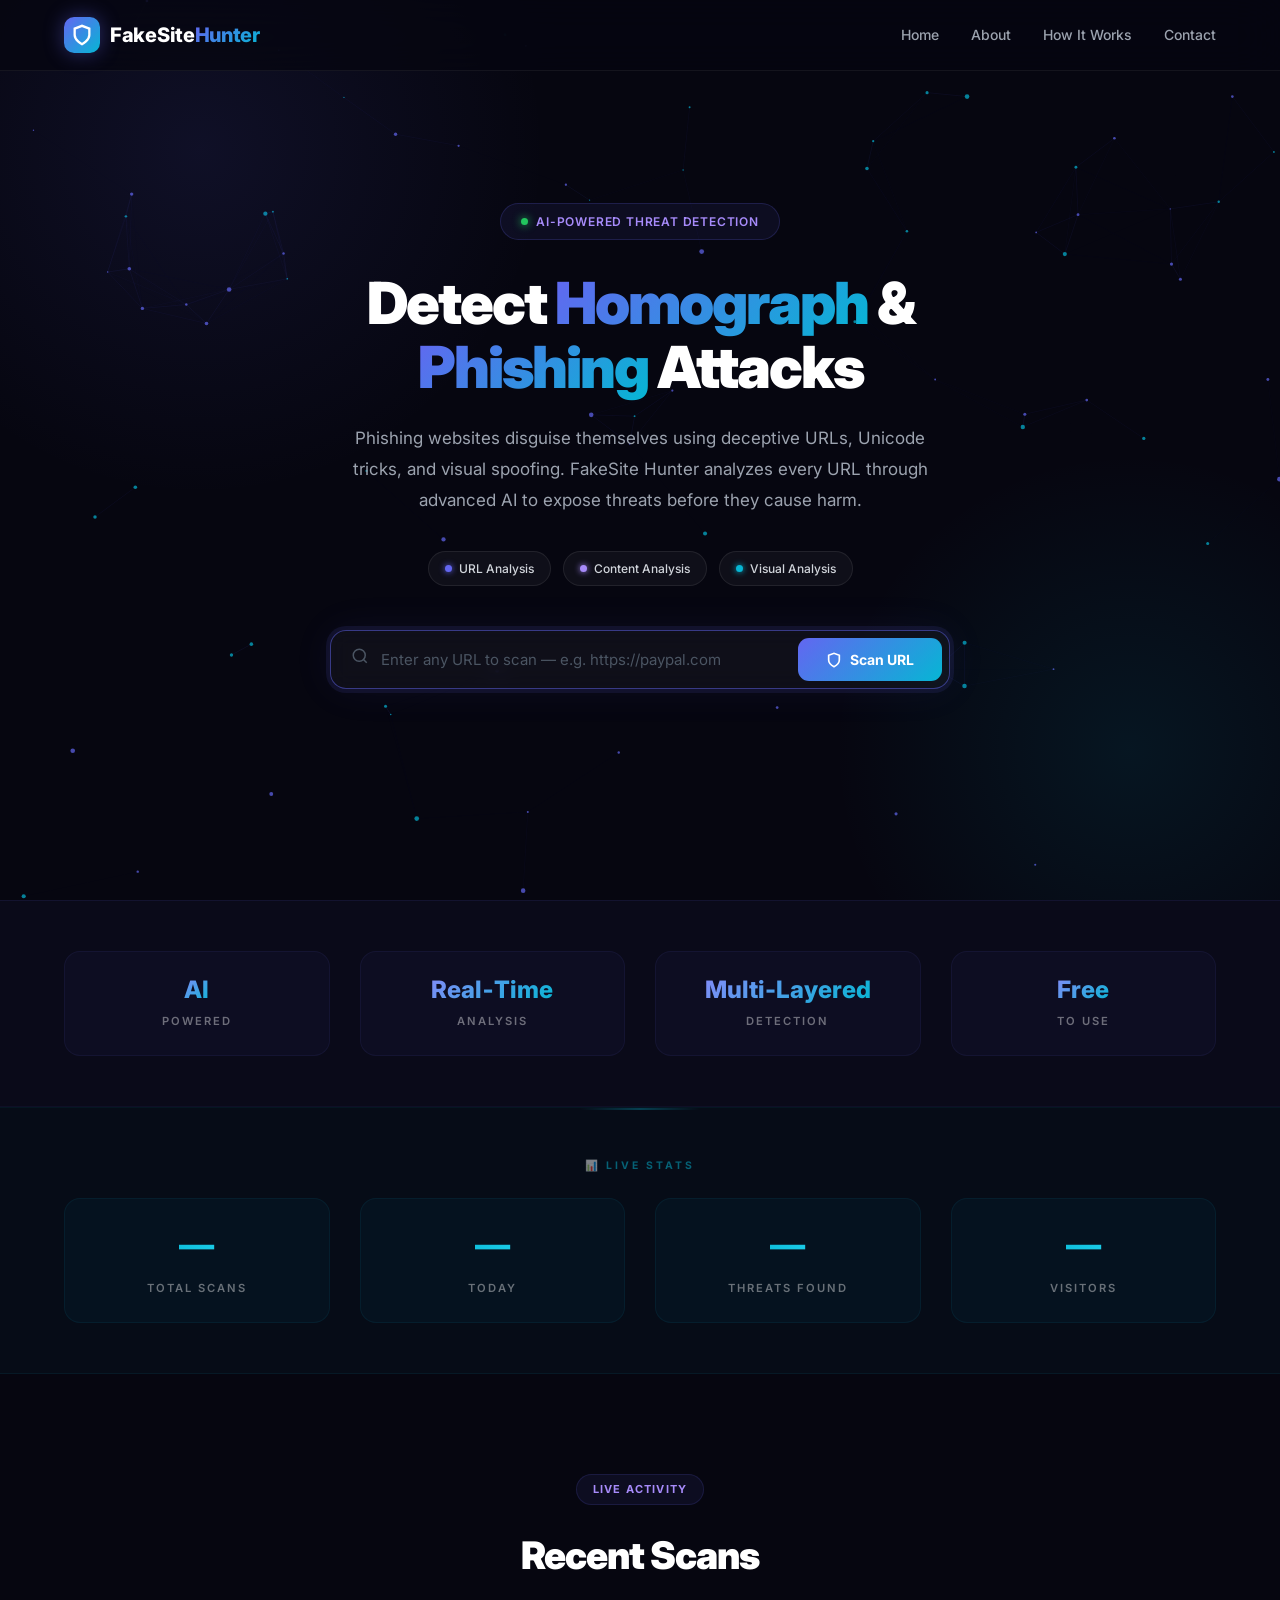
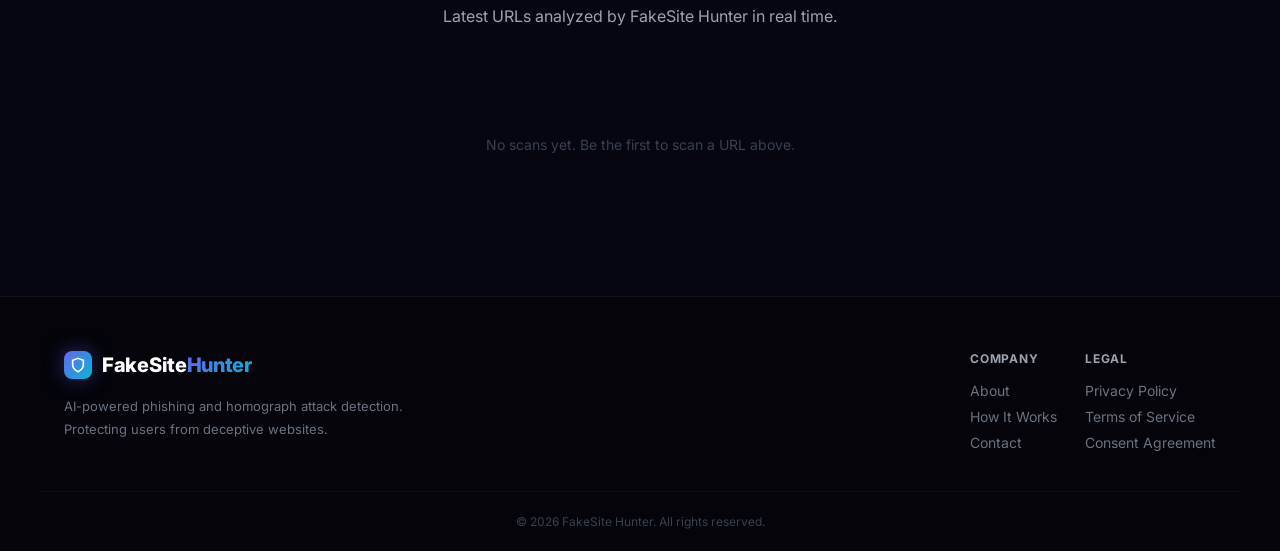
<file: frontend/index.html>
<!DOCTYPE html>
<html lang="en">
<head>
    <meta charset="UTF-8">
    <meta name="viewport" content="width=device-width, initial-scale=1.0">
    <title>FakeSite Hunter — AI Phishing & Homograph Detection</title>
    <link rel="icon" type="image/svg+xml" href="data:image/svg+xml,%3Csvg xmlns='http://www.w3.org/2000/svg' width='32' height='32' viewBox='0 0 24 24' fill='none' stroke='%236366f1' stroke-width='2'%3E%3Cpath d='M12 22s8-4 8-10V5l-8-3-8 3v7c0 6 8 10 8 10z'/%3E%3C/svg%3E">
    <link rel="preconnect" href="https://fonts.googleapis.com">
    <link href="https://fonts.googleapis.com/css2?family=Inter:wght@300;400;500;600;700;800;900&display=swap" rel="stylesheet">
    <link rel="stylesheet" href="style.css">
</head>
<body>

    <!-- HEADER -->
    <header class="header">
        <div class="container header-inner">
            <div class="logo">
                <div class="logo-icon">
                    <svg width="22" height="22" viewBox="0 0 24 24" fill="none" stroke="currentColor" stroke-width="2.5">
                        <path d="M12 22s8-4 8-10V5l-8-3-8 3v7c0 6 8 10 8 10z"/>
                    </svg>
                </div>
                <span class="logo-text">FakeSite<span class="logo-highlight">Hunter</span></span>
            </div>
            <nav class="nav-links">
                <a href="/">Home</a>
                <a href="/about.html">About</a>
                <a href="/how-it-works.html">How It Works</a>
                <a href="/contact.html">Contact</a>
            </nav>
            <button class="mobile-menu-btn" onclick="toggleMobileMenu()">
                <svg width="22" height="22" viewBox="0 0 24 24" fill="none" stroke="currentColor" stroke-width="2">
                    <line x1="3" y1="6" x2="21" y2="6"/><line x1="3" y1="12" x2="21" y2="12"/><line x1="3" y1="18" x2="21" y2="18"/>
                </svg>
            </button>
        </div>
        <div class="mobile-menu" id="mobileMenu">
            <a href="/" onclick="toggleMobileMenu()">Home</a>
            <a href="/about.html" onclick="toggleMobileMenu()">About</a>
            <a href="/how-it-works.html" onclick="toggleMobileMenu()">How It Works</a>
            <a href="/contact.html" onclick="toggleMobileMenu()">Contact</a>
            <a href="/privacy-policy.html" onclick="toggleMobileMenu()">Privacy Policy</a>
            <a href="/terms-of-service.html" onclick="toggleMobileMenu()">Terms of Service</a>
            <a href="/consent-agreement.html" onclick="toggleMobileMenu()">Consent Agreement</a>
        </div>
    </header>

    <!-- HERO -->
    <section class="hero" id="home">
        <canvas id="particleCanvas"></canvas>
        <div class="hero-glow hero-glow-1"></div>
        <div class="hero-glow hero-glow-2"></div>

        <div class="container hero-content">
            <div class="hero-badge">
                <span class="badge-dot"></span>
                AI-Powered Threat Detection
            </div>

            <h1 class="hero-title">
                Detect <span class="gradient-text">Homograph</span> &<br>
                <span class="gradient-text">Phishing</span> Attacks
            </h1>

            <p class="hero-description">
                Phishing websites disguise themselves using deceptive URLs, Unicode tricks,
                and visual spoofing. FakeSite Hunter analyzes every URL through advanced AI
                to expose threats before they cause harm.
            </p>

            <!-- ENGINE BADGES -->
            <div class="engine-badges">
                <div class="engine-badge">
                    <span class="engine-dot dot-blue"></span>
                    URL Analysis
                </div>
                <div class="engine-badge">
                    <span class="engine-dot dot-purple"></span>
                    Content Analysis
                </div>
                <div class="engine-badge">
                    <span class="engine-dot dot-cyan"></span>
                    Visual Analysis
                </div>
            </div>

            <!-- SCAN BOX -->
            <div class="scan-box">
                <div class="scan-input-wrapper">
                    <div class="input-icon">
                        <svg width="18" height="18" viewBox="0 0 24 24" fill="none" stroke="currentColor" stroke-width="2">
                            <circle cx="11" cy="11" r="8"/><line x1="21" y1="21" x2="16.65" y2="16.65"/>
                        </svg>
                    </div>
                    <input
                        type="text"
                        id="urlInput"
                        class="scan-input"
                        placeholder="Enter any URL to scan — e.g. https://paypal.com"
                        autocomplete="off"
                        spellcheck="false"
                    >
                    <button class="scan-btn" id="scanBtn" onclick="scanURL()">
                        <svg width="16" height="16" viewBox="0 0 24 24" fill="none" stroke="currentColor" stroke-width="2.5">
                            <path d="M12 22s8-4 8-10V5l-8-3-8 3v7c0 6 8 10 8 10z"/>
                        </svg>
                        <span class="btn-text">Scan URL</span>
                        <span class="btn-loader" id="btnLoader"></span>
                    </button>
                </div>
            </div>

            <!-- RESULT AREA -->
            <div class="result-container" id="resultContainer">

                <!-- 1. PHISHING -->
                <div class="result-card result-phishing" id="resultPhishing">
                    <div class="result-icon-circle result-icon-danger">
                        <svg width="32" height="32" viewBox="0 0 24 24" fill="none" stroke="currentColor" stroke-width="2.5">
                            <path d="M10.29 3.86L1.82 18a2 2 0 001.71 3h16.94a2 2 0 001.71-3L13.71 3.86a2 2 0 00-3.42 0z"/>
                            <line x1="12" y1="9" x2="12" y2="13"/><line x1="12" y1="17" x2="12.01" y2="17"/>
                        </svg>
                    </div>
                    <div class="result-label result-label-danger">⚠ PHISHING DETECTED</div>
                    <div class="result-confidence" id="phishConfidence"></div>
                    <div class="result-url" id="phishURL"></div>
                    <div class="result-engines" id="phishEngines"></div>
                    <div class="result-message result-message-danger">
                        Our AI analysis indicates this URL exhibits characteristics of a phishing
                        or homograph attack. It may be impersonating a legitimate brand to steal
                        sensitive information. <strong>Do not enter any personal data on this website.</strong>
                    </div>
                </div>

                <!-- 2. SUSPICIOUS -->
                <div class="result-card result-suspicious" id="resultSuspicious">
                    <div class="result-icon-circle result-icon-warn">
                        <svg width="32" height="32" viewBox="0 0 24 24" fill="none" stroke="currentColor" stroke-width="2.5">
                            <circle cx="12" cy="12" r="10"/>
                            <line x1="12" y1="8" x2="12" y2="12"/><line x1="12" y1="16" x2="12.01" y2="16"/>
                        </svg>
                    </div>
                    <div class="result-label result-label-warn">⚠ SUSPICIOUS</div>
                    <div class="result-confidence" id="suspConfidence"></div>
                    <div class="result-url" id="suspURL"></div>
                    <div class="result-engines" id="suspEngines"></div>
                    <div class="result-message result-message-warn">
                        This URL shows some suspicious characteristics but could not be confirmed
                        as phishing with high confidence. <strong>Exercise caution</strong> and avoid
                        entering sensitive information.
                    </div>
                </div>

                <!-- 3. LEGITIMATE -->
                <div class="result-card result-legitimate" id="resultLegitimate">
                    <div class="result-icon-circle result-icon-safe">
                        <svg width="32" height="32" viewBox="0 0 24 24" fill="none" stroke="currentColor" stroke-width="2.5">
                            <path d="M22 11.08V12a10 10 0 11-5.93-9.14"/>
                            <polyline points="22 4 12 14.01 9 11.01"/>
                        </svg>
                    </div>
                    <div class="result-label result-label-safe">✓ LEGITIMATE</div>
                    <div class="result-confidence" id="legitConfidence"></div>
                    <div class="result-url" id="legitURL"></div>
                    <div class="result-engines" id="legitEngines"></div>
                    <div class="result-message result-message-safe">
                        Our AI analysis found no phishing or homograph indicators in this URL.
                        The website appears genuine and safe to visit. Always exercise caution
                        when sharing personal information online.
                    </div>
                </div>

                <!-- 4. UNKNOWN -->
                <div class="result-card result-unknown" id="resultUnknown">
                    <div class="result-icon-circle result-icon-unknown">
                        <svg width="32" height="32" viewBox="0 0 24 24" fill="none" stroke="currentColor" stroke-width="2.5">
                            <circle cx="12" cy="12" r="10"/>
                            <path d="M9.09 9a3 3 0 015.83 1c0 2-3 3-3 3"/><line x1="12" y1="17" x2="12.01" y2="17"/>
                        </svg>
                    </div>
                    <div class="result-label result-label-unknown">? UNKNOWN</div>
                    <div class="result-url" id="unknownURL"></div>
                    <div class="result-message result-message-unknown">
                        Could not determine the safety of this URL. The website may use
                        uncommon technologies or the analysis was inconclusive.
                        <strong>Proceed with caution.</strong>
                    </div>
                </div>

                <!-- 5. ERROR -->
                <div class="result-card result-error" id="resultError">
                    <div class="result-icon-circle result-icon-error">
                        <svg width="32" height="32" viewBox="0 0 24 24" fill="none" stroke="currentColor" stroke-width="2.5">
                            <circle cx="12" cy="12" r="10"/>
                            <line x1="15" y1="9" x2="9" y2="15"/><line x1="9" y1="9" x2="15" y2="15"/>
                        </svg>
                    </div>
                    <div class="result-label result-label-error">LINK DOES NOT EXIST</div>
                    <div class="result-url" id="errorURL"></div>
                    <div class="result-message result-message-error" id="errorMsg">
                        The URL could not be reached. The website may be offline, the domain
                        may not exist, or the server is not responding.
                    </div>
                </div>

            </div>
        </div>
    </section>

    <!-- ══════ Feature Badges (Static — Always Shows) ══════ -->
    <section class="features-bar">
        <div class="container">
            <div class="features-grid">
                <div class="feature-item">
                    <div class="feature-value">AI</div>
                    <div class="feature-label">POWERED</div>
                </div>
                <div class="feature-item">
                    <div class="feature-value">Real‑Time</div>
                    <div class="feature-label">ANALYSIS</div>
                </div>
                <div class="feature-item">
                    <div class="feature-value">Multi-Layered</div>
                    <div class="feature-label">DETECTION</div>
                </div>
                <div class="feature-item">
                    <div class="feature-value">Free</div>
                    <div class="feature-label">TO USE</div>
                </div>
            </div>
        </div>
    </section>

    <!-- ══════ Live Stats (Dynamic — From Backend) ══════ -->
    <section class="stats-bar">
        <div class="container">
            <div class="stats-grid">
                <div class="stat-item">
                    <div class="stat-number" id="statTotalScans">—</div>
                    <div class="stat-label">TOTAL SCANS</div>
                </div>
                <div class="stat-item">
                    <div class="stat-number" id="statTodayScans">—</div>
                    <div class="stat-label">TODAY</div>
                </div>
                <div class="stat-item">
                    <div class="stat-number" id="statPhishDetected">—</div>
                    <div class="stat-label">THREATS FOUND</div>
                </div>
                <div class="stat-item">
                    <div class="stat-number" id="statVisitors">—</div>
                    <div class="stat-label">VISITORS</div>
                </div>
            </div>
        </div>
    </section>

    <!-- RECENT SCANS -->
    <section class="section recent-scans-section" id="recent-scans">
        <div class="container">
            <div class="section-header">
                <div class="section-badge">Live Activity</div>
                <h2 class="section-title">Recent Scans</h2>
                <p class="section-subtitle">
                    Latest URLs analyzed by FakeSite Hunter in real time.
                </p>
            </div>
            <div class="recent-scans-list" id="recentScansList">
                <div class="recent-empty">No scans yet. Be the first to scan a URL above.</div>
            </div>
        </div>
    </section>

    <!-- FOOTER -->
    <footer class="footer">
        <div class="container footer-inner">
            <div class="footer-left">
                <div class="logo">
                    <div class="logo-icon logo-icon-sm">
                        <svg width="16" height="16" viewBox="0 0 24 24" fill="none" stroke="currentColor" stroke-width="2.5">
                            <path d="M12 22s8-4 8-10V5l-8-3-8 3v7c0 6 8 10 8 10z"/>
                        </svg>
                    </div>
                    <span class="logo-text">FakeSite<span class="logo-highlight">Hunter</span></span>
                </div>
                <p class="footer-desc">
                    AI-powered phishing and homograph attack detection.<br>
                    Protecting users from deceptive websites.
                </p>
            </div>

            <div class="footer-right">
                <div>
                    <p style="font-size:12px;color:#9ca3af;margin-bottom:10px;font-weight:700;letter-spacing:.8px;text-transform:uppercase;">Company</p>
                    <a href="/about.html">About</a><br>
                    <a href="/how-it-works.html">How It Works</a><br>
                    <a href="/contact.html">Contact</a>
                </div>
                <div>
                    <p style="font-size:12px;color:#9ca3af;margin-bottom:10px;font-weight:700;letter-spacing:.8px;text-transform:uppercase;">Legal</p>
                    <a href="/privacy-policy.html">Privacy Policy</a><br>
                    <a href="/terms-of-service.html">Terms of Service</a><br>
                    <a href="/consent-agreement.html">Consent Agreement</a>
                </div>
            </div>
        </div>
        <div class="container footer-bottom">
            <p>&copy; 2026 FakeSite Hunter. All rights reserved.</p>
        </div>
    </footer>

    <script src="script.js"></script>
</body>
</html>
</file>
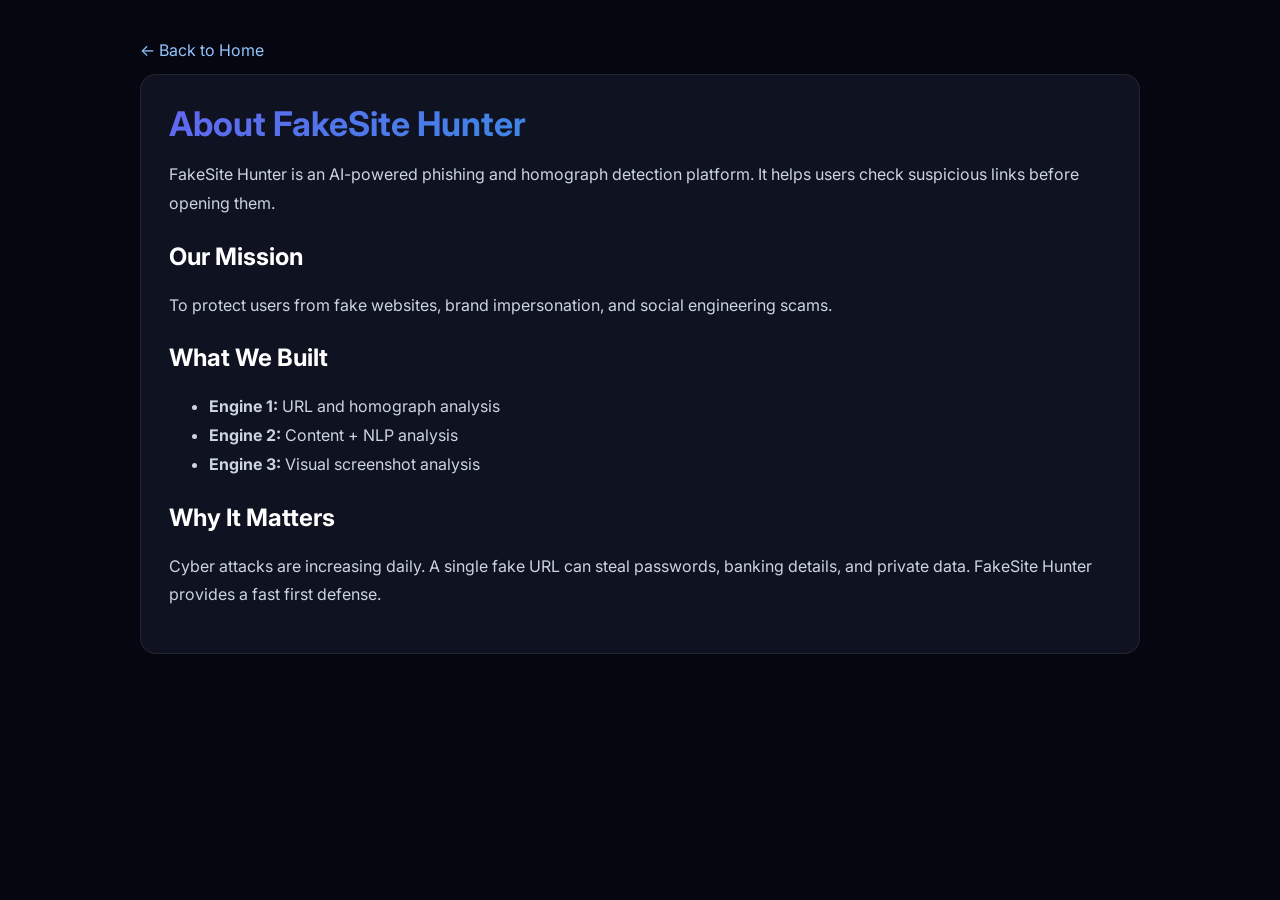
<file: frontend/about.html>
<!DOCTYPE html>
<html lang="en">
<head>
  <meta charset="UTF-8" />
  <meta name="viewport" content="width=device-width, initial-scale=1.0" />
  <title>About — FakeSite Hunter</title>
  <link rel="preconnect" href="https://fonts.googleapis.com">
  <link href="https://fonts.googleapis.com/css2?family=Inter:wght@400;600;700;800&display=swap" rel="stylesheet">
  <style>
    body{margin:0;font-family:Inter,sans-serif;background:#060610;color:#e5e7eb}
    .wrap{max-width:1000px;margin:40px auto;padding:0 20px}
    .card{background:#0f1220;border:1px solid rgba(255,255,255,.08);border-radius:16px;padding:28px}
    h1{margin:0 0 10px;font-size:34px;background:linear-gradient(135deg,#6366f1,#06b6d4);-webkit-background-clip:text;-webkit-text-fill-color:transparent}
    h2{margin-top:24px;color:#fff}
    p,li{color:#cbd5e1;line-height:1.8}
    a{color:#93c5fd;text-decoration:none} a:hover{text-decoration:underline}
    .top{display:inline-block;margin-bottom:14px}
  </style>
</head>
<body>
  <div class="wrap">
    <a class="top" href="/">← Back to Home</a>
    <div class="card">
      <h1>About FakeSite Hunter</h1>
      <p>
        FakeSite Hunter is an AI-powered phishing and homograph detection platform.
        It helps users check suspicious links before opening them.
      </p>

      <h2>Our Mission</h2>
      <p>
        To protect users from fake websites, brand impersonation, and social engineering scams.
      </p>

      <h2>What We Built</h2>
      <ul>
        <li><strong>Engine 1:</strong> URL and homograph analysis</li>
        <li><strong>Engine 2:</strong> Content + NLP analysis</li>
        <li><strong>Engine 3:</strong> Visual screenshot analysis</li>
      </ul>

      <h2>Why It Matters</h2>
      <p>
        Cyber attacks are increasing daily. A single fake URL can steal passwords,
        banking details, and private data. FakeSite Hunter provides a fast first defense.
      </p>
    </div>
  </div>
</body>
</html>
</file>
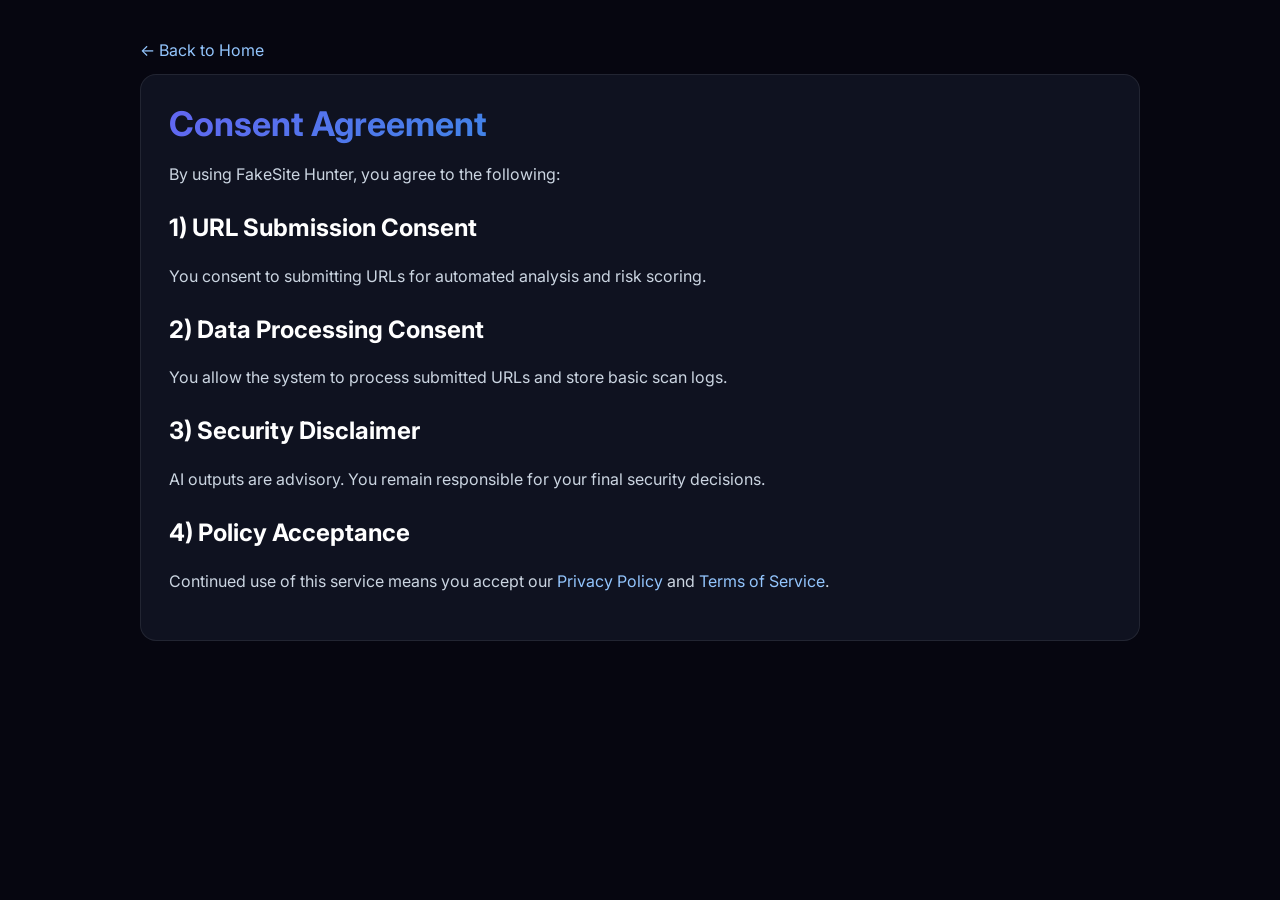
<file: frontend/consent-agreement.html>
<!DOCTYPE html>
<html lang="en">
<head>
  <meta charset="UTF-8" />
  <meta name="viewport" content="width=device-width, initial-scale=1.0" />
  <title>Consent Agreement — FakeSite Hunter</title>
  <link rel="preconnect" href="https://fonts.googleapis.com">
  <link href="https://fonts.googleapis.com/css2?family=Inter:wght@400;600;700;800&display=swap" rel="stylesheet">
  <style>
    body{margin:0;font-family:Inter,sans-serif;background:#060610;color:#e5e7eb}
    .wrap{max-width:1000px;margin:40px auto;padding:0 20px}
    .card{background:#0f1220;border:1px solid rgba(255,255,255,.08);border-radius:16px;padding:28px}
    h1{margin:0 0 10px;font-size:34px;background:linear-gradient(135deg,#6366f1,#06b6d4);-webkit-background-clip:text;-webkit-text-fill-color:transparent}
    h2{margin-top:24px;color:#fff}
    p,li{color:#cbd5e1;line-height:1.8}
    a{color:#93c5fd;text-decoration:none} a:hover{text-decoration:underline}
    .top{display:inline-block;margin-bottom:14px}
  </style>
</head>
<body>
  <div class="wrap">
    <a class="top" href="/">← Back to Home</a>
    <div class="card">
      <h1>Consent Agreement</h1>
      <p>By using FakeSite Hunter, you agree to the following:</p>

      <h2>1) URL Submission Consent</h2>
      <p>You consent to submitting URLs for automated analysis and risk scoring.</p>

      <h2>2) Data Processing Consent</h2>
      <p>You allow the system to process submitted URLs and store basic scan logs.</p>

      <h2>3) Security Disclaimer</h2>
      <p>AI outputs are advisory. You remain responsible for your final security decisions.</p>

      <h2>4) Policy Acceptance</h2>
      <p>
        Continued use of this service means you accept our
        <a href="/privacy-policy.html">Privacy Policy</a> and
        <a href="/terms-of-service.html">Terms of Service</a>.
      </p>
    </div>
  </div>
</body>
</html>
</file>
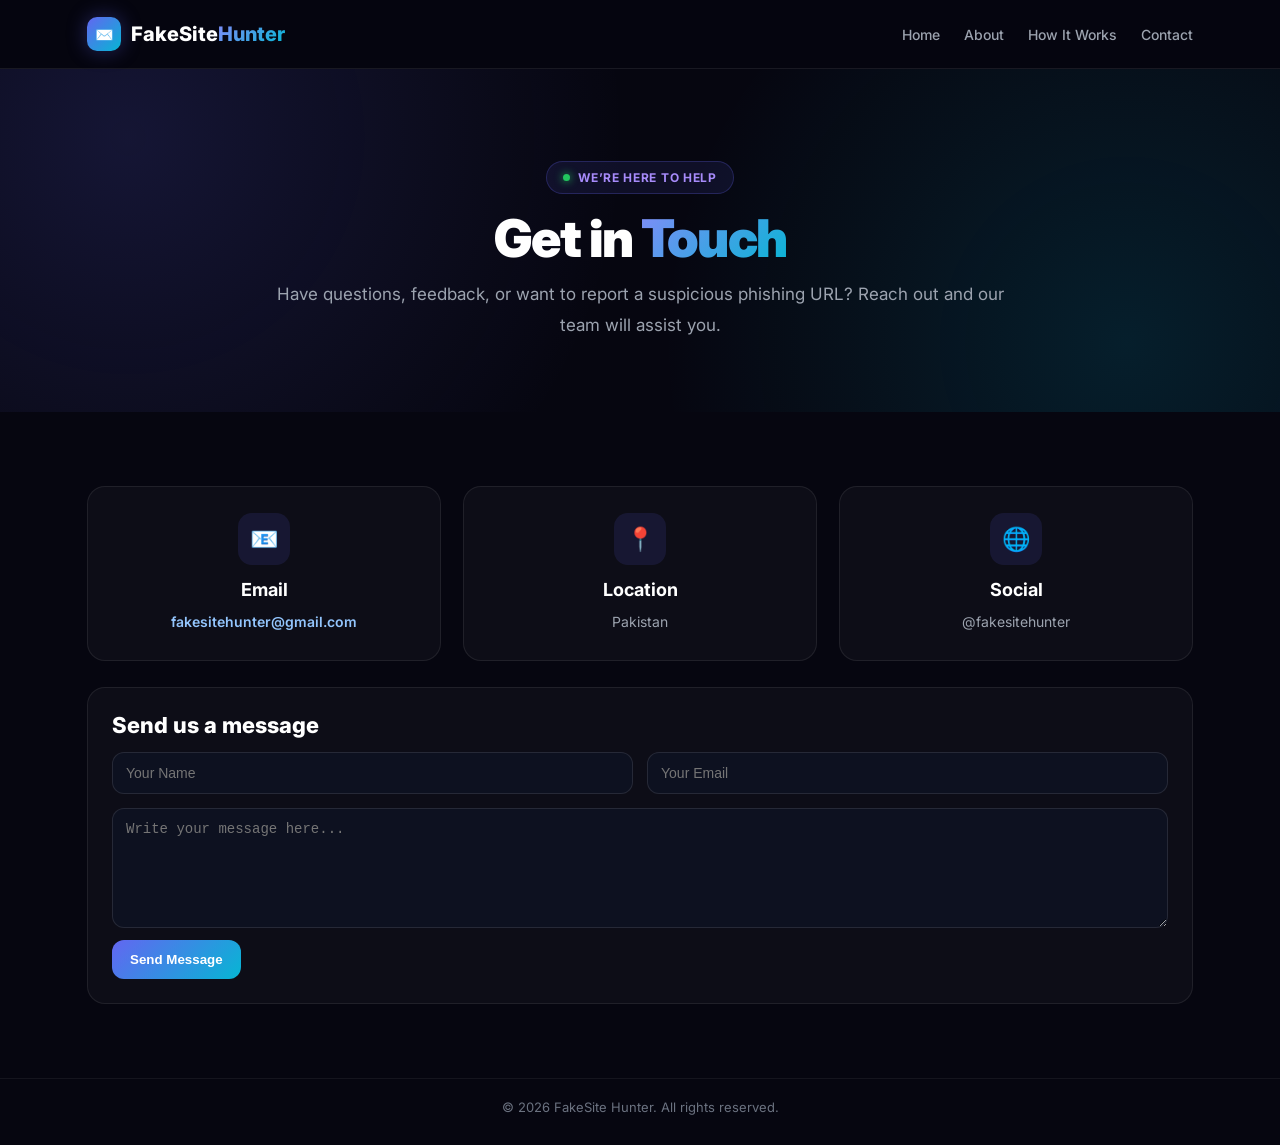
<file: frontend/contact.html>
<!DOCTYPE html>
<html lang="en">
<head>
  <meta charset="UTF-8" />
  <meta name="viewport" content="width=device-width, initial-scale=1.0" />
  <title>Contact Us — FakeSite Hunter</title>
  <link rel="preconnect" href="https://fonts.googleapis.com">
  <link href="https://fonts.googleapis.com/css2?family=Inter:wght@300;400;500;600;700;800;900&display=swap" rel="stylesheet">
  <style>
    *{box-sizing:border-box}
    body{
      margin:0;
      font-family:'Inter',sans-serif;
      background:#060610;
      color:#e5e7eb;
      overflow-x:hidden;
    }
    a{text-decoration:none;color:inherit}
    .container{max-width:1150px;margin:0 auto;padding:0 22px}

    /* Header */
    .header{
      position:sticky;top:0;z-index:50;
      background:rgba(6,6,16,.78);
      backdrop-filter:blur(14px);
      border-bottom:1px solid rgba(255,255,255,.08);
    }
    .header-inner{
      height:68px;
      display:flex;align-items:center;justify-content:space-between;
    }
    .logo{display:flex;align-items:center;gap:10px}
    .logo-icon{
      width:34px;height:34px;border-radius:10px;
      display:grid;place-items:center;
      background:linear-gradient(135deg,#6366f1,#06b6d4);
      color:#fff;box-shadow:0 0 20px rgba(99,102,241,.35);
      font-size:15px;
    }
    .logo-text{font-size:20px;font-weight:800;color:#fff}
    .logo-highlight{
      background:linear-gradient(135deg,#818cf8,#06b6d4);
      -webkit-background-clip:text;-webkit-text-fill-color:transparent;background-clip:text;
    }
    .nav{display:flex;gap:24px}
    .nav a{color:#9ca3af;font-size:14px;font-weight:500}
    .nav a:hover{color:#fff}

    /* Hero */
    .hero{
      position:relative;
      padding:92px 0 72px;
      text-align:center;
      background:
        radial-gradient(circle at 10% 20%, rgba(99,102,241,.16), transparent 42%),
        radial-gradient(circle at 88% 80%, rgba(6,182,212,.14), transparent 40%),
        #060610;
      overflow:hidden;
    }
    .badge{
      display:inline-flex;align-items:center;gap:8px;
      padding:8px 16px;border-radius:999px;
      background:rgba(99,102,241,.10);
      border:1px solid rgba(99,102,241,.25);
      color:#a78bfa;font-size:12px;font-weight:700;
      letter-spacing:.7px;text-transform:uppercase;
      margin-bottom:16px;
    }
    .dot{
      width:7px;height:7px;border-radius:50%;
      background:#22c55e;box-shadow:0 0 8px #22c55e;
    }
    .hero h1{
      margin:0 0 12px;
      font-size:52px;font-weight:900;line-height:1.1;color:#fff;letter-spacing:-1.5px;
    }
    .gradient{
      background:linear-gradient(135deg,#818cf8,#06b6d4);
      -webkit-background-clip:text;-webkit-text-fill-color:transparent;background-clip:text;
    }
    .hero p{
      max-width:760px;margin:0 auto;
      color:#9ca3af;font-size:17px;line-height:1.8;
    }

    /* Cards */
    .section{padding:74px 0}
    .grid{
      display:grid;
      grid-template-columns:repeat(3,minmax(0,1fr));
      gap:22px;
    }
    .card{
      background:rgba(255,255,255,.03);
      border:1px solid rgba(255,255,255,.08);
      border-radius:18px;
      padding:26px 22px;
      transition:.3s ease;
      text-align:center;
    }
    .card:hover{
      transform:translateY(-5px);
      border-color:rgba(99,102,241,.28);
      box-shadow:0 18px 46px rgba(99,102,241,.12);
    }
    .icon{
      width:52px;height:52px;margin:0 auto 14px;
      border-radius:14px;
      display:grid;place-items:center;
      background:rgba(99,102,241,.12);
      color:#a78bfa;font-size:23px;
    }
    .card h3{
      margin:0 0 10px;font-size:18px;color:#fff;
    }
    .card p{
      margin:0;color:#9ca3af;font-size:14px;line-height:1.7;
    }
    .card a{
      color:#93c5fd;font-weight:600;
      word-break:break-word;
    }

    /* Contact form style block */
    .form-wrap{
      margin-top:26px;
      background:rgba(255,255,255,.03);
      border:1px solid rgba(255,255,255,.08);
      border-radius:18px;
      padding:24px;
    }
    .form-title{
      margin:0 0 14px;color:#fff;font-size:22px;font-weight:800;
    }
    .form-grid{
      display:grid;grid-template-columns:1fr 1fr;gap:14px;
    }
    .field{
      width:100%;
      background:#0d1120;
      border:1px solid rgba(255,255,255,.10);
      border-radius:12px;
      color:#e5e7eb;
      padding:12px 13px;
      font-size:14px;outline:none;
      transition:border-color .2s, box-shadow .2s;
    }
    .field:focus{
      border-color:rgba(99,102,241,.55);
      box-shadow:0 0 0 3px rgba(99,102,241,.15);
    }
    textarea.field{
      min-height:120px;resize:vertical;
      grid-column:1/-1;
    }
    .btn{
      margin-top:12px;
      border:none;cursor:pointer;
      padding:12px 18px;border-radius:12px;
      color:#fff;font-weight:700;
      background:linear-gradient(135deg,#6366f1,#06b6d4);
    }
    .note{
      margin-top:10px;font-size:12px;color:#6b7280;
    }

    .footer{
      border-top:1px solid rgba(255,255,255,.06);
      padding:20px 0 30px;
      text-align:center;color:#6b7280;font-size:13px;
    }

    @media (max-width:980px){
      .hero h1{font-size:40px}
      .grid{grid-template-columns:1fr 1fr}
    }
    @media (max-width:700px){
      .nav{display:none}
      .hero{padding:72px 0 52px}
      .hero h1{font-size:31px}
      .hero p{font-size:15px}
      .section{padding:56px 0}
      .grid{grid-template-columns:1fr}
      .form-grid{grid-template-columns:1fr}
    }
  </style>
</head>
<body>
  <header class="header">
    <div class="container header-inner">
      <a href="/" class="logo">
        <div class="logo-icon">✉️</div>
        <span class="logo-text">FakeSite<span class="logo-highlight">Hunter</span></span>
      </a>
      <nav class="nav">
        <a href="/">Home</a>
        <a href="/about.html">About</a>
        <a href="/how-it-works.html">How It Works</a>
        <a href="/contact.html">Contact</a>
      </nav>
    </div>
  </header>

  <section class="hero">
    <div class="container">
      <div class="badge"><span class="dot"></span> We’re Here to Help</div>
      <h1>Get in <span class="gradient">Touch</span></h1>
      <p>
        Have questions, feedback, or want to report a suspicious phishing URL?
        Reach out and our team will assist you.
      </p>
    </div>
  </section>

  <section class="section">
    <div class="container">
      <div class="grid">
        <div class="card">
          <div class="icon">📧</div>
          <h3>Email</h3>
          <p><a href="mailto:fakesitehunter@gmail.com">fakesitehunter@gmail.com</a></p>
        </div>
        <div class="card">
          <div class="icon">📍</div>
          <h3>Location</h3>
          <p>Pakistan</p>
        </div>
        <div class="card">
          <div class="icon">🌐</div>
          <h3>Social</h3>
          <p>@fakesitehunter</p>
        </div>
      </div>

      <div class="form-wrap">
        <h2 class="form-title">Send us a message</h2>
        <!-- Frontend-only demo form -->
        <form onsubmit="event.preventDefault(); alert('Thanks! Your message has been noted.');">
          <div class="form-grid">
            <input class="field" type="text" placeholder="Your Name" required />
            <input class="field" type="email" placeholder="Your Email" required />
            <textarea class="field" placeholder="Write your message here..." required></textarea>
          </div>
          <button class="btn" type="submit">Send Message</button>
        </form>
      </div>
    </div>
  </section>

  <div class="footer">
    © 2026 FakeSite Hunter. All rights reserved.
  </div>
</body>
</html>
</file>
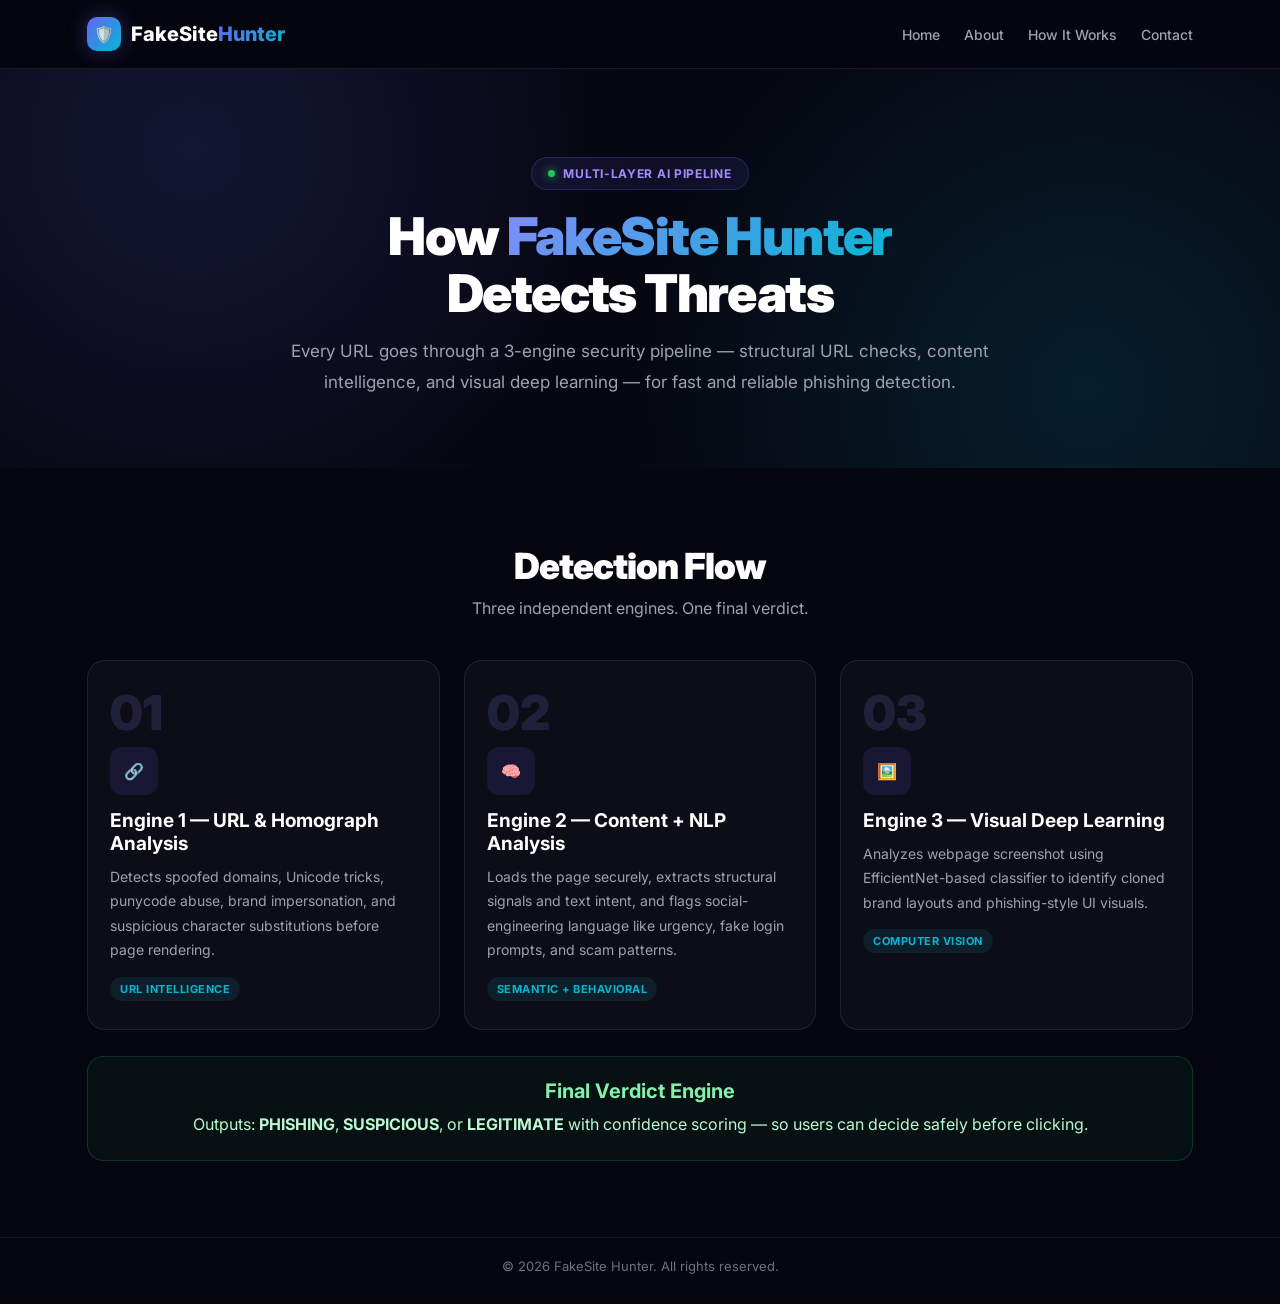
<file: frontend/how-it-works.html>
<!DOCTYPE html>
<html lang="en">
<head>
  <meta charset="UTF-8" />
  <meta name="viewport" content="width=device-width, initial-scale=1.0" />
  <title>How It Works — FakeSite Hunter</title>
  <link rel="preconnect" href="https://fonts.googleapis.com">
  <link href="https://fonts.googleapis.com/css2?family=Inter:wght@300;400;600;700;800;900&display=swap" rel="stylesheet">
  <style>
    *{box-sizing:border-box}
    body{
      margin:0;
      font-family:'Inter',sans-serif;
      background:#060610;
      color:#e5e7eb;
      overflow-x:hidden;
    }
    .container{max-width:1150px;margin:0 auto;padding:0 22px}
    a{text-decoration:none;color:inherit}

    /* Header */
    .header{
      position:sticky;top:0;z-index:20;
      background:rgba(6,6,16,.78);
      backdrop-filter:blur(14px);
      border-bottom:1px solid rgba(255,255,255,.08);
    }
    .header-inner{
      height:68px;display:flex;align-items:center;justify-content:space-between;
    }
    .logo{display:flex;align-items:center;gap:10px}
    .logo-icon{
      width:34px;height:34px;border-radius:10px;
      display:grid;place-items:center;color:#fff;
      background:linear-gradient(135deg,#6366f1,#06b6d4);
      box-shadow:0 0 20px rgba(99,102,241,.35);
    }
    .logo-text{font-size:20px;font-weight:800;color:#fff}
    .logo-highlight{
      background:linear-gradient(135deg,#6366f1,#06b6d4);
      -webkit-background-clip:text;-webkit-text-fill-color:transparent;background-clip:text;
    }
    .nav{display:flex;gap:24px}
    .nav a{color:#9ca3af;font-size:14px;font-weight:500}
    .nav a:hover{color:#fff}

    /* Hero */
    .hero{
      position:relative;
      padding:88px 0 70px;
      text-align:center;
      overflow:hidden;
      background:
        radial-gradient(circle at 15% 20%, rgba(99,102,241,.16), transparent 40%),
        radial-gradient(circle at 85% 80%, rgba(6,182,212,.14), transparent 42%),
        #060610;
    }
    .badge{
      display:inline-flex;align-items:center;gap:8px;
      padding:8px 16px;border-radius:999px;
      background:rgba(99,102,241,.1);
      border:1px solid rgba(99,102,241,.25);
      color:#a78bfa;font-size:12px;font-weight:700;letter-spacing:.7px;text-transform:uppercase;
      margin-bottom:18px;
    }
    .dot{
      width:7px;height:7px;border-radius:50%;background:#22c55e;box-shadow:0 0 10px #22c55e;
    }
    .hero h1{
      margin:0 0 14px;
      font-size:52px;line-height:1.1;letter-spacing:-1.6px;color:#fff;font-weight:900;
    }
    .gradient{
      background:linear-gradient(135deg,#818cf8,#06b6d4);
      -webkit-background-clip:text;-webkit-text-fill-color:transparent;background-clip:text;
    }
    .hero p{
      max-width:760px;margin:0 auto;color:#9ca3af;font-size:17px;line-height:1.8;
    }

    /* Steps */
    .section{padding:76px 0}
    .section-head{text-align:center;margin-bottom:42px}
    .section-head h2{
      margin:0 0 10px;color:#fff;font-size:36px;font-weight:900;letter-spacing:-1px;
    }
    .section-head p{margin:0;color:#9ca3af;font-size:16px}

    .grid{
      display:grid;
      grid-template-columns:repeat(3,minmax(0,1fr));
      gap:24px;
    }
    .card{
      position:relative;
      padding:28px 22px;
      border-radius:18px;
      background:rgba(255,255,255,.03);
      border:1px solid rgba(255,255,255,.08);
      transition:.3s ease;
    }
    .card:hover{
      transform:translateY(-5px);
      border-color:rgba(99,102,241,.28);
      box-shadow:0 18px 46px rgba(99,102,241,.12);
    }
    .num{
      font-size:48px;font-weight:900;line-height:1;
      color:rgba(129,140,248,.16);
      margin-bottom:10px;
    }
    .icon{
      width:48px;height:48px;border-radius:12px;
      display:grid;place-items:center;
      background:rgba(99,102,241,.13);
      color:#a78bfa;margin-bottom:14px;
    }
    .card h3{margin:0 0 10px;color:#fff;font-size:19px}
    .card p{margin:0;color:#9ca3af;line-height:1.75;font-size:14px}
    .tag{
      display:inline-block;margin-top:14px;
      font-size:11px;font-weight:700;letter-spacing:.5px;
      color:#06b6d4;background:rgba(6,182,212,.1);
      padding:5px 10px;border-radius:999px;text-transform:uppercase;
    }

    /* Final box */
    .final-box{
      margin-top:26px;
      padding:22px;
      border-radius:16px;
      border:1px solid rgba(34,197,94,.2);
      background:rgba(34,197,94,.06);
      text-align:center;
    }
    .final-box h4{margin:0 0 8px;color:#86efac;font-size:20px}
    .final-box p{margin:0;color:#bbf7d0;line-height:1.7}

    /* Footer mini */
    .footer{
      border-top:1px solid rgba(255,255,255,.06);
      padding:20px 0 30px;color:#6b7280;text-align:center;font-size:13px;
    }

    @media (max-width: 980px){
      .hero h1{font-size:40px}
      .grid{grid-template-columns:1fr 1fr}
    }
    @media (max-width: 640px){
      .nav{display:none}
      .hero{padding:70px 0 50px}
      .hero h1{font-size:30px}
      .hero p{font-size:15px}
      .section{padding:56px 0}
      .section-head h2{font-size:28px}
      .grid{grid-template-columns:1fr}
    }
  </style>
</head>
<body>
  <header class="header">
    <div class="container header-inner">
      <a class="logo" href="/">
        <div class="logo-icon">🛡️</div>
        <span class="logo-text">FakeSite<span class="logo-highlight">Hunter</span></span>
      </a>
      <nav class="nav">
        <a href="/">Home</a>
        <a href="/about.html">About</a>
        <a href="/how-it-works.html">How It Works</a>
        <a href="/#contact">Contact</a>
      </nav>
    </div>
  </header>

  <section class="hero">
    <div class="container">
      <div class="badge"><span class="dot"></span> Multi-Layer AI Pipeline</div>
      <h1>How <span class="gradient">FakeSite Hunter</span><br>Detects Threats</h1>
      <p>
        Every URL goes through a 3-engine security pipeline — structural URL checks,
        content intelligence, and visual deep learning — for fast and reliable phishing detection.
      </p>
    </div>
  </section>

  <section class="section">
    <div class="container">
      <div class="section-head">
        <h2>Detection Flow</h2>
        <p>Three independent engines. One final verdict.</p>
      </div>

      <div class="grid">
        <div class="card">
          <div class="num">01</div>
          <div class="icon">🔗</div>
          <h3>Engine 1 — URL & Homograph Analysis</h3>
          <p>
            Detects spoofed domains, Unicode tricks, punycode abuse, brand impersonation,
            and suspicious character substitutions before page rendering.
          </p>
          <span class="tag">URL Intelligence</span>
        </div>

        <div class="card">
          <div class="num">02</div>
          <div class="icon">🧠</div>
          <h3>Engine 2 — Content + NLP Analysis</h3>
          <p>
            Loads the page securely, extracts structural signals and text intent,
            and flags social-engineering language like urgency, fake login prompts, and scam patterns.
          </p>
          <span class="tag">Semantic + Behavioral</span>
        </div>

        <div class="card">
          <div class="num">03</div>
          <div class="icon">🖼️</div>
          <h3>Engine 3 — Visual Deep Learning</h3>
          <p>
            Analyzes webpage screenshot using EfficientNet-based classifier to identify
            cloned brand layouts and phishing-style UI visuals.
          </p>
          <span class="tag">Computer Vision</span>
        </div>
      </div>

      <div class="final-box">
        <h4>Final Verdict Engine</h4>
        <p>
          Outputs: <strong>PHISHING</strong>, <strong>SUSPICIOUS</strong>, or <strong>LEGITIMATE</strong>
          with confidence scoring — so users can decide safely before clicking.
        </p>
      </div>
    </div>
  </section>

  <div class="footer">
    © 2026 FakeSite Hunter. All rights reserved.
  </div>
</body>
</html>
</file>
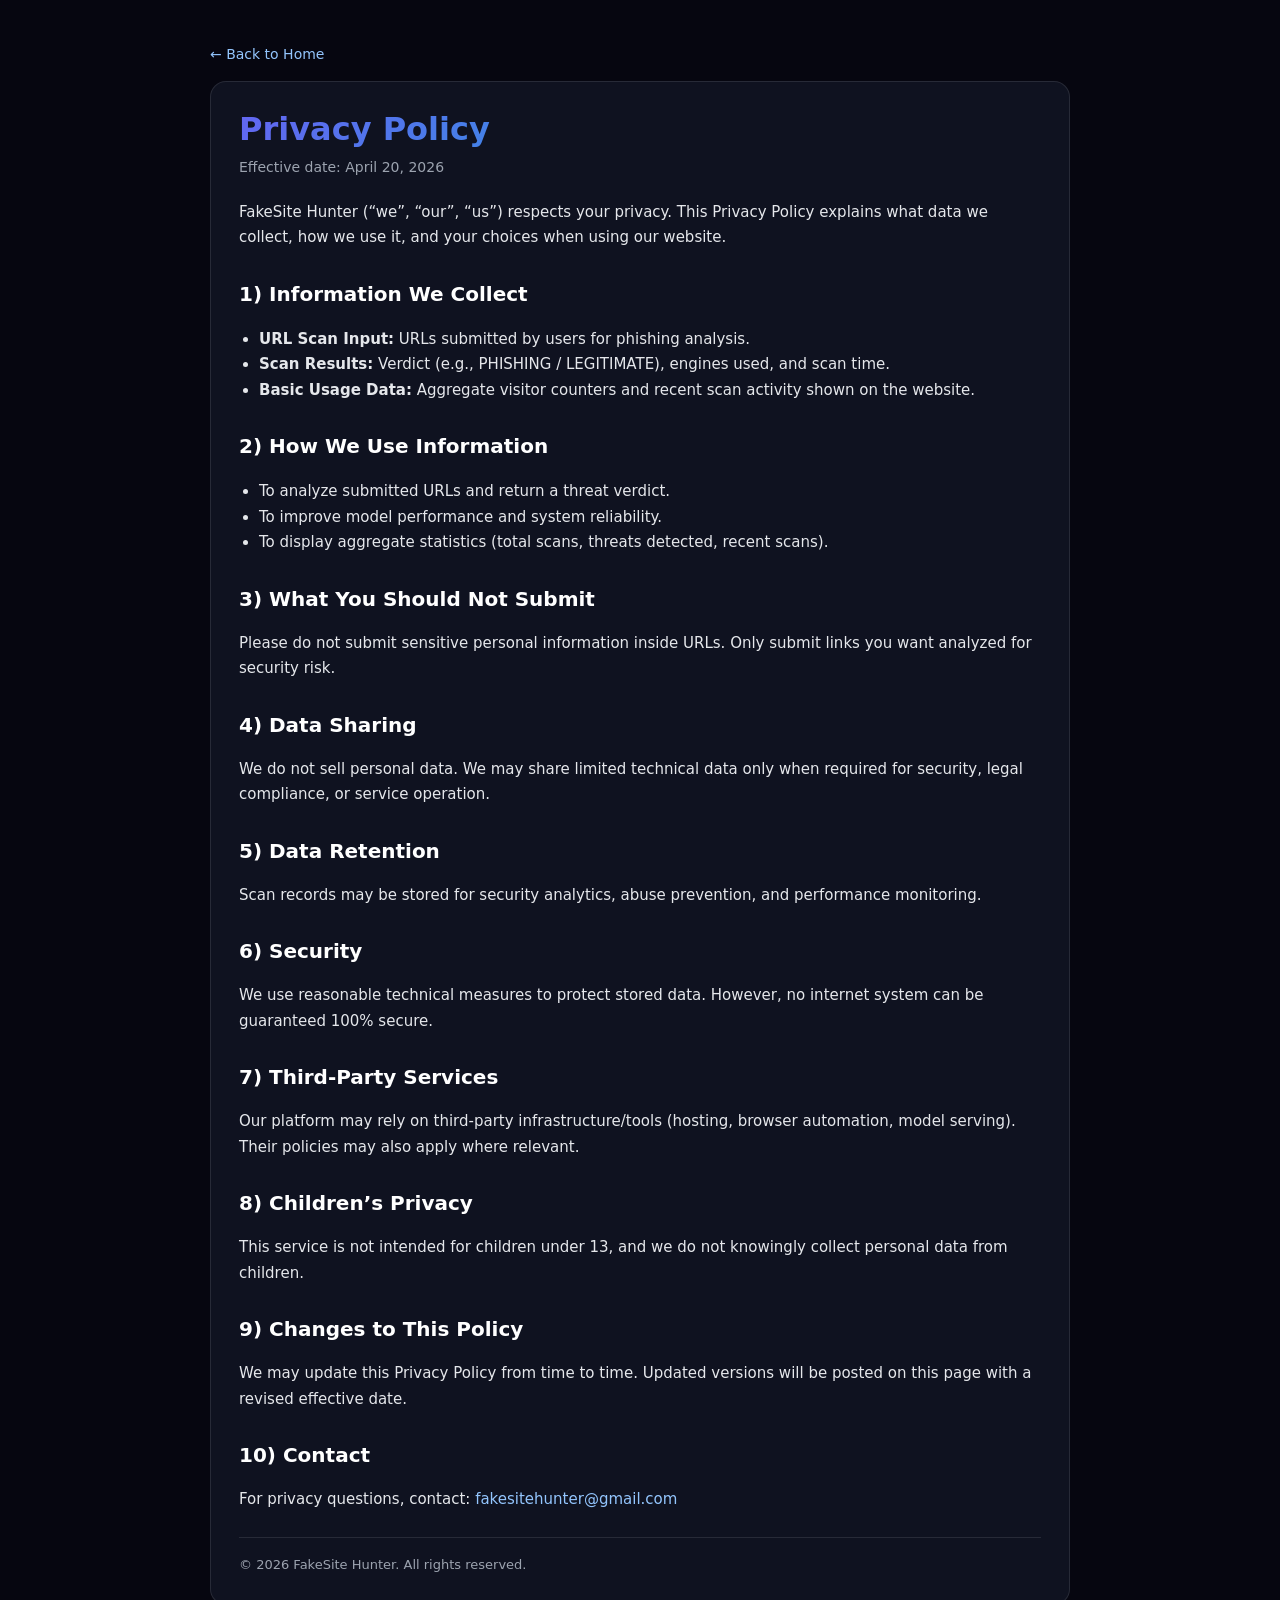
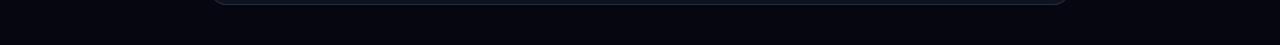
<file: frontend/privacy-policy.html>
<!DOCTYPE html>
<html lang="en">
<head>
  <meta charset="UTF-8" />
  <meta name="viewport" content="width=device-width, initial-scale=1.0" />
  <title>Privacy Policy — FakeSite Hunter</title>
  <style>
    :root{
      --bg:#060610;
      --card:#0f1220;
      --text:#e5e7eb;
      --muted:#9ca3af;
      --accent1:#6366f1;
      --accent2:#06b6d4;
      --border:rgba(255,255,255,.10);
    }
    *{box-sizing:border-box}
    body{
      margin:0;
      font-family:Inter,system-ui,-apple-system,Segoe UI,Roboto,Arial,sans-serif;
      background:var(--bg);
      color:var(--text);
      line-height:1.7;
    }
    .wrap{
      max-width:900px;
      margin:40px auto;
      padding:0 20px;
    }
    .card{
      background:var(--card);
      border:1px solid var(--border);
      border-radius:16px;
      padding:28px;
    }
    h1{
      margin:0 0 8px 0;
      font-size:32px;
      line-height:1.2;
      background:linear-gradient(135deg,var(--accent1),var(--accent2));
      -webkit-background-clip:text;
      -webkit-text-fill-color:transparent;
      background-clip:text;
    }
    .muted{color:var(--muted);font-size:14px;margin-bottom:20px}
    h2{margin-top:26px;margin-bottom:8px;font-size:20px;color:#fff}
    p,li{color:var(--text);font-size:15px}
    ul{padding-left:20px}
    a{color:#93c5fd;text-decoration:none}
    a:hover{text-decoration:underline}
    .top-link{
      display:inline-block;
      margin-bottom:14px;
      font-size:14px;
    }
    .footer{
      margin-top:24px;
      padding-top:16px;
      border-top:1px solid var(--border);
      color:var(--muted);
      font-size:13px;
    }
  </style>
</head>
<body>
  <div class="wrap">
    <a class="top-link" href="/">← Back to Home</a>
    <div class="card">
      <h1>Privacy Policy</h1>
      <div class="muted">Effective date: April 20, 2026</div>

      <p>
        FakeSite Hunter (“we”, “our”, “us”) respects your privacy. This Privacy Policy
        explains what data we collect, how we use it, and your choices when using our website.
      </p>

      <h2>1) Information We Collect</h2>
      <ul>
        <li><strong>URL Scan Input:</strong> URLs submitted by users for phishing analysis.</li>
        <li><strong>Scan Results:</strong> Verdict (e.g., PHISHING / LEGITIMATE), engines used, and scan time.</li>
        <li><strong>Basic Usage Data:</strong> Aggregate visitor counters and recent scan activity shown on the website.</li>
      </ul>

      <h2>2) How We Use Information</h2>
      <ul>
        <li>To analyze submitted URLs and return a threat verdict.</li>
        <li>To improve model performance and system reliability.</li>
        <li>To display aggregate statistics (total scans, threats detected, recent scans).</li>
      </ul>

      <h2>3) What You Should Not Submit</h2>
      <p>
        Please do not submit sensitive personal information inside URLs. Only submit links
        you want analyzed for security risk.
      </p>

      <h2>4) Data Sharing</h2>
      <p>
        We do not sell personal data. We may share limited technical data only when required
        for security, legal compliance, or service operation.
      </p>

      <h2>5) Data Retention</h2>
      <p>
        Scan records may be stored for security analytics, abuse prevention, and performance monitoring.
      </p>

      <h2>6) Security</h2>
      <p>
        We use reasonable technical measures to protect stored data. However, no internet system
        can be guaranteed 100% secure.
      </p>

      <h2>7) Third-Party Services</h2>
      <p>
        Our platform may rely on third-party infrastructure/tools (hosting, browser automation,
        model serving). Their policies may also apply where relevant.
      </p>

      <h2>8) Children’s Privacy</h2>
      <p>
        This service is not intended for children under 13, and we do not knowingly collect
        personal data from children.
      </p>

      <h2>9) Changes to This Policy</h2>
      <p>
        We may update this Privacy Policy from time to time. Updated versions will be posted on this page
        with a revised effective date.
      </p>

      <h2>10) Contact</h2>
      <p>
        For privacy questions, contact: <a href="mailto:fakesitehunter@gmail.com">fakesitehunter@gmail.com</a>
      </p>

      <div class="footer">
        © 2026 FakeSite Hunter. All rights reserved.
      </div>
    </div>
  </div>
</body>
</html>
</file>
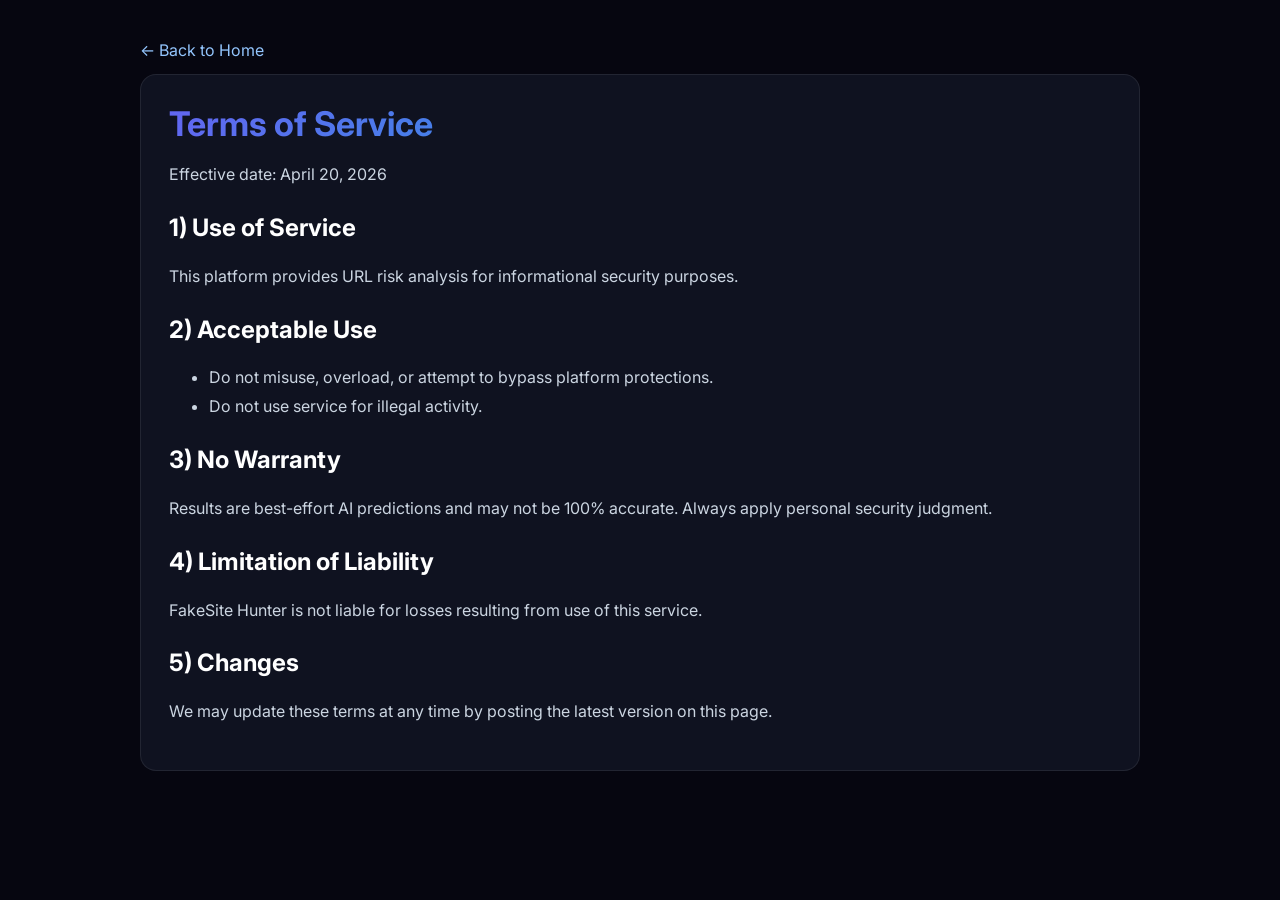
<file: frontend/terms-of-service.html>
<!DOCTYPE html>
<html lang="en">
<head>
  <meta charset="UTF-8" />
  <meta name="viewport" content="width=device-width, initial-scale=1.0" />
  <title>Terms of Service — FakeSite Hunter</title>
  <link rel="preconnect" href="https://fonts.googleapis.com">
  <link href="https://fonts.googleapis.com/css2?family=Inter:wght@400;600;700;800&display=swap" rel="stylesheet">
  <style>
    body{margin:0;font-family:Inter,sans-serif;background:#060610;color:#e5e7eb}
    .wrap{max-width:1000px;margin:40px auto;padding:0 20px}
    .card{background:#0f1220;border:1px solid rgba(255,255,255,.08);border-radius:16px;padding:28px}
    h1{margin:0 0 10px;font-size:34px;background:linear-gradient(135deg,#6366f1,#06b6d4);-webkit-background-clip:text;-webkit-text-fill-color:transparent}
    h2{margin-top:24px;color:#fff}
    p,li{color:#cbd5e1;line-height:1.8}
    a{color:#93c5fd;text-decoration:none} a:hover{text-decoration:underline}
    .top{display:inline-block;margin-bottom:14px}
  </style>
</head>
<body>
  <div class="wrap">
    <a class="top" href="/">← Back to Home</a>
    <div class="card">
      <h1>Terms of Service</h1>
      <p>Effective date: April 20, 2026</p>

      <h2>1) Use of Service</h2>
      <p>This platform provides URL risk analysis for informational security purposes.</p>

      <h2>2) Acceptable Use</h2>
      <ul>
        <li>Do not misuse, overload, or attempt to bypass platform protections.</li>
        <li>Do not use service for illegal activity.</li>
      </ul>

      <h2>3) No Warranty</h2>
      <p>
        Results are best-effort AI predictions and may not be 100% accurate.
        Always apply personal security judgment.
      </p>

      <h2>4) Limitation of Liability</h2>
      <p>FakeSite Hunter is not liable for losses resulting from use of this service.</p>

      <h2>5) Changes</h2>
      <p>We may update these terms at any time by posting the latest version on this page.</p>
    </div>
  </div>
</body>
</html>
</file>
<file: frontend/style.css>
*, *::before, *::after { margin: 0; padding: 0; box-sizing: border-box; }

html { scroll-behavior: smooth; scroll-padding-top: 80px; }

body {
    font-family: 'Inter', -apple-system, BlinkMacSystemFont, 'Segoe UI', sans-serif;
    background: #060610;
    color: #e0e0e0;
    line-height: 1.6;
    overflow-x: hidden;
    -webkit-font-smoothing: antialiased;
}

.container { max-width: 1200px; margin: 0 auto; padding: 0 24px; }
a { text-decoration: none; color: inherit; transition: color 0.3s ease; }

/* ──── HEADER (unchanged) ──── */
.header {
    position: fixed; top: 0; left: 0; right: 0; z-index: 1000;
    background: rgba(6, 6, 16, 0.75);
    backdrop-filter: blur(24px);
    -webkit-backdrop-filter: blur(24px);
    border-bottom: 1px solid rgba(255,255,255,0.06);
    transition: background 0.3s ease;
}

.header-inner { display: flex; align-items: center; justify-content: space-between; height: 70px; }

.logo { display: flex; align-items: center; gap: 10px; }

.logo-icon {
    width: 36px; height: 36px;
    background: linear-gradient(135deg, #6366f1, #06b6d4);
    border-radius: 10px;
    display: flex; align-items: center; justify-content: center;
    color: #fff;
    box-shadow: 0 0 20px rgba(99,102,241,0.4);
}

.logo-icon-sm { width: 28px; height: 28px; border-radius: 8px; }

.logo-text { font-size: 20px; font-weight: 800; color: #fff; letter-spacing: -0.3px; }

.logo-highlight {
    background: linear-gradient(135deg, #6366f1, #06b6d4);
    -webkit-background-clip: text; -webkit-text-fill-color: transparent; background-clip: text;
}

.nav-links { display: flex; gap: 32px; }

.nav-links a {
    font-size: 14px; font-weight: 500; color: #9ca3af;
    transition: color 0.3s; position: relative;
}

.nav-links a:hover { color: #fff; }

.nav-links a::after {
    content: ''; position: absolute; bottom: -4px; left: 0;
    width: 0; height: 2px;
    background: linear-gradient(90deg, #6366f1, #06b6d4);
    border-radius: 1px; transition: width 0.3s ease;
}

.nav-links a:hover::after { width: 100%; }

.mobile-menu-btn { display: none; background: none; border: none; color: #9ca3af; cursor: pointer; padding: 8px; }

.mobile-menu {
    display: none; flex-direction: column;
    padding: 16px 24px 24px;
    border-top: 1px solid rgba(255,255,255,0.06);
}

.mobile-menu.active { display: flex; }

.mobile-menu a { padding: 12px 0; font-size: 15px; color: #9ca3af; border-bottom: 1px solid rgba(255,255,255,0.04); }
.mobile-menu a:hover { color: #fff; }

/* ──── HERO (unchanged) ──── */
.hero {
    min-height: 100vh;
    display: flex; align-items: center; justify-content: center;
    position: relative;
    padding: 130px 0 90px;
    overflow: hidden;
    background: #060610;
}

#particleCanvas {
    position: absolute; top: 0; left: 0;
    width: 100%; height: 100%;
    pointer-events: none; z-index: 0;
}

.hero-glow {
    position: absolute; border-radius: 50%;
    pointer-events: none; z-index: 0;
}

.hero-glow-1 {
    width: 700px; height: 700px;
    top: -200px; left: -150px;
    background: radial-gradient(circle, rgba(99,102,241,0.10) 0%, transparent 70%);
}

.hero-glow-2 {
    width: 600px; height: 600px;
    bottom: -150px; right: -150px;
    background: radial-gradient(circle, rgba(6,182,212,0.09) 0%, transparent 70%);
}

.hero-content { text-align: center; position: relative; z-index: 1; }

.hero-badge {
    display: inline-flex; align-items: center; gap: 8px;
    padding: 8px 20px;
    background: rgba(99,102,241,0.08);
    border: 1px solid rgba(99,102,241,0.2);
    border-radius: 50px;
    font-size: 12px; font-weight: 600; color: #a78bfa;
    letter-spacing: 0.8px; text-transform: uppercase;
    margin-bottom: 32px;
}

.badge-dot {
    width: 7px; height: 7px; border-radius: 50%;
    background: #22c55e;
    box-shadow: 0 0 8px #22c55e;
    animation: pulse-dot 2s infinite;
}

@keyframes pulse-dot {
    0%, 100% { opacity: 1; transform: scale(1); }
    50% { opacity: 0.6; transform: scale(1.3); }
}

.hero-title {
    font-size: 58px; font-weight: 900;
    line-height: 1.1; color: #fff;
    margin-bottom: 24px; letter-spacing: -2px;
}

.gradient-text {
    background: linear-gradient(135deg, #6366f1, #06b6d4);
    -webkit-background-clip: text; -webkit-text-fill-color: transparent; background-clip: text;
}

.hero-description {
    font-size: 17px; color: #9ca3af;
    max-width: 620px; margin: 0 auto 36px;
    line-height: 1.8;
}

/* Engine badges (unchanged) */
.engine-badges {
    display: flex; justify-content: center; gap: 12px;
    flex-wrap: wrap; margin-bottom: 44px;
}

.engine-badge {
    display: flex; align-items: center; gap: 7px;
    padding: 7px 16px;
    background: rgba(255,255,255,0.04);
    border: 1px solid rgba(255,255,255,0.08);
    border-radius: 50px;
    font-size: 12px; font-weight: 500; color: #d1d5db;
}

.engine-dot {
    width: 7px; height: 7px; border-radius: 50%;
}

.dot-blue   { background: #6366f1; box-shadow: 0 0 6px #6366f1; }
.dot-purple { background: #a78bfa; box-shadow: 0 0 6px #a78bfa; }
.dot-cyan   { background: #06b6d4; box-shadow: 0 0 6px #06b6d4; }

/* ──── SCAN BOX (unchanged) ──── */
.scan-box { max-width: 660px; margin: 0 auto 48px; }

.scan-input-wrapper {
    display: flex; align-items: center;
    background: rgba(255,255,255,0.04);
    border: 1px solid rgba(255,255,255,0.10);
    border-radius: 16px;
    padding: 7px 7px 7px 20px;
    transition: border-color 0.3s, box-shadow 0.3s;
    backdrop-filter: blur(10px);
}

.scan-input-wrapper:focus-within {
    border-color: rgba(99,102,241,0.5);
    box-shadow: 0 0 0 4px rgba(99,102,241,0.10), 0 0 40px rgba(99,102,241,0.08);
}

.input-icon { color: #4b5563; flex-shrink: 0; margin-right: 12px; }

.scan-input {
    flex: 1; background: transparent; border: none; outline: none;
    color: #fff; font-size: 15px; font-family: 'Inter', sans-serif;
    padding: 12px 0; min-width: 0;
}

.scan-input::placeholder { color: #4b5563; }

.scan-btn {
    flex-shrink: 0;
    display: flex; align-items: center; gap: 8px;
    padding: 13px 28px;
    background: linear-gradient(135deg, #6366f1, #06b6d4);
    border: none; border-radius: 11px;
    color: #fff; font-size: 14px; font-weight: 700;
    font-family: 'Inter', sans-serif;
    cursor: pointer;
    transition: all 0.3s ease;
    position: relative; overflow: hidden;
}

.scan-btn::before {
    content: ''; position: absolute; inset: 0;
    background: linear-gradient(135deg, #5558e6, #0891b2);
    opacity: 0; transition: opacity 0.3s;
}

.scan-btn:hover::before { opacity: 1; }
.scan-btn:hover { transform: translateY(-1px); box-shadow: 0 6px 24px rgba(99,102,241,0.4); }
.scan-btn:active { transform: translateY(0); }
.scan-btn:disabled { opacity: 0.6; cursor: not-allowed; transform: none; box-shadow: none; }

.btn-text { position: relative; z-index: 1; }
.scan-btn svg { position: relative; z-index: 1; }

.btn-loader {
    display: none; width: 18px; height: 18px;
    border: 2px solid rgba(255,255,255,0.3);
    border-top: 2px solid #fff; border-radius: 50%;
    animation: spin 0.8s linear infinite;
    position: relative; z-index: 1;
}

.scan-btn.loading .btn-text,
.scan-btn.loading svg:first-child { display: none; }
.scan-btn.loading .btn-loader { display: block; }

@keyframes spin { to { transform: rotate(360deg); } }

/* ──── RESULTS (original preserved + new additions) ──── */
.result-container { max-width: 560px; margin: 0 auto; }

.result-card {
    display: none; padding: 40px 36px;
    border-radius: 20px; text-align: center;
    animation: fadeSlideUp 0.5s ease;
    backdrop-filter: blur(16px);
    -webkit-backdrop-filter: blur(16px);
}

.result-card.active { display: block; }

@keyframes fadeSlideUp {
    from { opacity: 0; transform: translateY(24px); }
    to   { opacity: 1; transform: translateY(0); }
}

.result-icon-circle {
    width: 72px; height: 72px; border-radius: 50%;
    display: flex; align-items: center; justify-content: center;
    margin: 0 auto 20px;
}

.result-icon-danger  { background: rgba(239,68,68,0.15);  color: #ef4444; box-shadow: 0 0 30px rgba(239,68,68,0.15); }
.result-icon-safe    { background: rgba(34,197,94,0.15);   color: #22c55e; box-shadow: 0 0 30px rgba(34,197,94,0.15); }
.result-icon-warn    { background: rgba(245,158,11,0.15);  color: #f59e0b; box-shadow: 0 0 30px rgba(245,158,11,0.15); }
.result-icon-unknown { background: rgba(107,114,128,0.15); color: #9ca3af; box-shadow: 0 0 30px rgba(107,114,128,0.15); }
.result-icon-error   { background: rgba(239,68,68,0.10);   color: #f87171; box-shadow: 0 0 30px rgba(239,68,68,0.10); }

.result-label { font-size: 20px; font-weight: 800; letter-spacing: 1px; margin-bottom: 8px; }
.result-label-danger  { color: #ef4444; }
.result-label-safe    { color: #22c55e; }
.result-label-warn    { color: #f59e0b; }
.result-label-unknown { color: #9ca3af; }
.result-label-error   { color: #f87171; }

/* Confidence bar */
.result-confidence { margin-bottom: 16px; }

.confidence-row {
    display: flex; align-items: center; justify-content: center; gap: 12px;
    margin-bottom: 8px;
}

.confidence-label {
    font-size: 12px; font-weight: 600; color: #6b7280;
    text-transform: uppercase; letter-spacing: 0.8px;
}

.confidence-value { font-size: 22px; font-weight: 900; }

.conf-danger  { color: #ef4444; }
.conf-warn    { color: #f59e0b; }
.conf-safe    { color: #22c55e; }

.confidence-bar-track {
    width: 100%; max-width: 280px; height: 6px;
    background: rgba(255,255,255,0.08);
    border-radius: 3px; margin: 0 auto;
    overflow: hidden;
}

.confidence-bar-fill {
    height: 100%; border-radius: 3px;
    transition: width 1s ease;
}

.bar-danger  { background: linear-gradient(90deg, #ef4444, #dc2626); }
.bar-warn    { background: linear-gradient(90deg, #f59e0b, #d97706); }
.bar-safe    { background: linear-gradient(90deg, #22c55e, #16a34a); }

.result-url {
    font-size: 12px; color: #6b7280; word-break: break-all;
    margin-bottom: 14px; font-family: 'SF Mono','Fira Code', monospace;
    background: rgba(255,255,255,0.03);
    padding: 8px 16px; border-radius: 8px;
}

/* Engine pills */
.result-engines {
    display: flex; justify-content: center; gap: 8px;
    flex-wrap: wrap; margin-bottom: 18px;
}

.engine-pill {
    display: inline-flex; align-items: center; gap: 5px;
    padding: 5px 12px;
    border-radius: 20px; font-size: 11px; font-weight: 600;
    letter-spacing: 0.3px;
}

.engine-pill-used {
    background: rgba(99,102,241,0.12);
    border: 1px solid rgba(99,102,241,0.25);
    color: #a78bfa;
}

.engine-pill-skipped {
    background: rgba(255,255,255,0.03);
    border: 1px solid rgba(255,255,255,0.08);
    color: #4b5563;
}

.engine-pill-dot { width: 5px; height: 5px; border-radius: 50%; }

.epd-active  { background: #22c55e; box-shadow: 0 0 4px #22c55e; }
.epd-skipped { background: #374151; }

.result-message {
    font-size: 13px; line-height: 1.7;
    padding: 14px 20px; border-radius: 12px;
}

.result-message-danger  { color: #fca5a5; background: rgba(239,68,68,0.08);  border: 1px solid rgba(239,68,68,0.12); }
.result-message-safe    { color: #86efac; background: rgba(34,197,94,0.08);   border: 1px solid rgba(34,197,94,0.12); }
.result-message-warn    { color: #fcd34d; background: rgba(245,158,11,0.08);  border: 1px solid rgba(245,158,11,0.12); }
.result-message-unknown { color: #d1d5db; background: rgba(107,114,128,0.08); border: 1px solid rgba(107,114,128,0.12); }
.result-message-error   { color: #fca5a5; background: rgba(239,68,68,0.06);   border: 1px solid rgba(239,68,68,0.10); }

.result-phishing   { background: rgba(239,68,68,0.05);  border: 1px solid rgba(239,68,68,0.15); }
.result-legitimate { background: rgba(34,197,94,0.05);  border: 1px solid rgba(34,197,94,0.15); }
.result-error      { background: rgba(245,158,11,0.05); border: 1px solid rgba(245,158,11,0.15); }
.result-suspicious { background: rgba(245,158,11,0.05); border: 1px solid rgba(245,158,11,0.15); }
.result-unknown    { background: rgba(107,114,128,0.05); border: 1px solid rgba(107,114,128,0.15); }

/* ──── STATS BAR (unchanged) ──── */
.stats-bar {
    padding: 52px 0;
    background: rgba(255,255,255,0.015);
    border-top: 1px solid rgba(255,255,255,0.05);
    border-bottom: 1px solid rgba(255,255,255,0.05);
}

.stats-grid { display: grid; grid-template-columns: repeat(4,1fr); gap: 32px; text-align: center; }

.stat-number {
    font-size: 32px; font-weight: 900; color: #fff;
    margin-bottom: 6px;
    background: linear-gradient(135deg, #a78bfa, #06b6d4);
    -webkit-background-clip: text; -webkit-text-fill-color: transparent; background-clip: text;
}

.stat-label { font-size: 12px; color: #6b7280; font-weight: 600; text-transform: uppercase; letter-spacing: 1px; }

/* RECENT SCANS */
.recent-scans-section { padding: 80px 0; }

.recent-scans-list {
    max-width: 700px; margin: 0 auto;
    display: flex; flex-direction: column; gap: 10px;
}

.recent-empty {
    text-align: center; color: #374151;
    font-size: 14px; padding: 40px 0;
}

.recent-scan-item {
    display: flex; align-items: center; gap: 14px;
    padding: 14px 20px;
    background: rgba(255,255,255,0.025);
    border: 1px solid rgba(255,255,255,0.06);
    border-radius: 12px;
    transition: border-color 0.3s;
    animation: fadeSlideUp 0.4s ease;
}

.recent-scan-item:hover { border-color: rgba(99,102,241,0.2); }

.recent-dot { width: 10px; height: 10px; border-radius: 50%; flex-shrink: 0; }

.recent-dot-phish { background: #ef4444; box-shadow: 0 0 8px rgba(239,68,68,0.4); }
.recent-dot-safe  { background: #22c55e; box-shadow: 0 0 8px rgba(34,197,94,0.4); }
.recent-dot-susp  { background: #f59e0b; box-shadow: 0 0 8px rgba(245,158,11,0.4); }
.recent-dot-err   { background: #6b7280; }

.recent-url {
    flex: 1; font-size: 13px; color: #d1d5db;
    font-family: 'SF Mono','Fira Code', monospace;
    white-space: nowrap; overflow: hidden; text-overflow: ellipsis;
    min-width: 0;
}

.recent-verdict {
    font-size: 11px; font-weight: 700;
    text-transform: uppercase; letter-spacing: 0.5px;
    flex-shrink: 0;
}

.rv-phish { color: #ef4444; }
.rv-safe  { color: #22c55e; }
.rv-susp  { color: #f59e0b; }
.rv-err   { color: #6b7280; }

.recent-time {
    font-size: 11px; color: #374151;
    flex-shrink: 0; min-width: 50px; text-align: right;
}

/* ──── SECTIONS (unchanged) ──── */
.section { padding: 100px 0; }
.section-alt { background: rgba(255,255,255,0.012); }

.section-header { text-align: center; margin-bottom: 64px; }

.section-badge {
    display: inline-block; padding: 6px 16px;
    background: rgba(99,102,241,0.08); border: 1px solid rgba(99,102,241,0.15);
    border-radius: 50px; font-size: 11px; font-weight: 700; color: #a78bfa;
    text-transform: uppercase; letter-spacing: 1.2px; margin-bottom: 20px;
}

.section-title { font-size: 38px; font-weight: 900; color: #fff; margin-bottom: 16px; letter-spacing: -1px; }
.section-subtitle { font-size: 16px; color: #9ca3af; max-width: 580px; margin: 0 auto; line-height: 1.75; }

/* ──── STEPS (unchanged) ──── */
.steps-grid { display: grid; grid-template-columns: repeat(3,1fr); gap: 28px; }

.step-card {
    background: rgba(255,255,255,0.025);
    border: 1px solid rgba(255,255,255,0.07);
    border-radius: 20px; padding: 36px 28px;
    transition: all 0.35s ease;
    position: relative; overflow: hidden;
    backdrop-filter: blur(10px);
}

.step-card::before {
    content: ''; position: absolute; top: 0; left: 0; right: 0; height: 2px;
    background: linear-gradient(90deg, #6366f1, #06b6d4);
    opacity: 0; transition: opacity 0.3s;
}

.step-card:hover { border-color: rgba(99,102,241,0.25); transform: translateY(-6px); box-shadow: 0 16px 48px rgba(99,102,241,0.10); }
.step-card:hover::before { opacity: 1; }

.step-number { font-size: 52px; font-weight: 900; color: rgba(99,102,241,0.10); line-height: 1; margin-bottom: 16px; }

.step-icon {
    width: 52px; height: 52px;
    background: rgba(99,102,241,0.10); border-radius: 14px;
    display: flex; align-items: center; justify-content: center;
    color: #a78bfa; margin-bottom: 20px;
}

.step-title { font-size: 18px; font-weight: 700; color: #fff; margin-bottom: 12px; }
.step-desc  { font-size: 14px; color: #9ca3af; line-height: 1.75; margin-bottom: 16px; }

.step-tag {
    display: inline-block; font-size: 11px; font-weight: 700; color: #06b6d4;
    background: rgba(6,182,212,0.08); padding: 4px 12px;
    border-radius: 20px; letter-spacing: 0.5px;
}

/* ──── CONTACT (unchanged) ──── */
.contact-grid { display: grid; grid-template-columns: repeat(3,1fr); gap: 28px; max-width: 800px; margin: 0 auto; }

.contact-card {
    background: rgba(255,255,255,0.025);
    border: 1px solid rgba(255,255,255,0.07);
    border-radius: 18px; padding: 36px 24px; text-align: center;
    transition: all 0.35s ease; backdrop-filter: blur(10px);
}

.contact-card:hover { border-color: rgba(99,102,241,0.25); transform: translateY(-4px); box-shadow: 0 12px 36px rgba(99,102,241,0.10); }

.contact-icon {
    width: 52px; height: 52px;
    background: rgba(99,102,241,0.10); border-radius: 14px;
    display: flex; align-items: center; justify-content: center;
    color: #a78bfa; margin: 0 auto 18px;
}

.contact-card h4 { font-size: 15px; font-weight: 700; color: #fff; margin-bottom: 8px; }
.contact-card p  { font-size: 13px; color: #9ca3af; }

/* ──── FOOTER (unchanged) ──── */
.footer {
    background: rgba(0,0,0,0.4);
    border-top: 1px solid rgba(255,255,255,0.05);
    padding: 52px 0 0;
}

.footer-inner { display: flex; justify-content: space-between; align-items: flex-start; padding-bottom: 36px; }
.footer-left  { max-width: 340px; }

.footer-desc { font-size: 13px; color: #6b7280; margin-top: 14px; line-height: 1.75; }

.footer-right { display: flex; gap: 28px; }
.footer-right a { font-size: 14px; color: #6b7280; transition: color 0.3s; }
.footer-right a:hover { color: #a78bfa; }

.footer-bottom { border-top: 1px solid rgba(255,255,255,0.04); padding: 20px 0; text-align: center; }
.footer-bottom p { font-size: 12px; color: #374151; }

/* ──── RESPONSIVE ──── */
@media (max-width: 968px) {
    .hero-title { font-size: 42px; }
    .steps-grid { grid-template-columns: repeat(2,1fr); }
    .stats-grid { grid-template-columns: repeat(2,1fr); gap: 24px; }
    .contact-grid { grid-template-columns: 1fr; max-width: 380px; }
}

@media (max-width: 640px) {
    .nav-links { display: none; }
    .mobile-menu-btn { display: block; }
    .hero { padding: 110px 0 60px; min-height: auto; }
    .hero-title { font-size: 30px; letter-spacing: -1px; }
    .hero-description { font-size: 15px; }
    .engine-badges { gap: 8px; }

    .scan-input-wrapper { flex-direction: column; padding: 12px; gap: 10px; }
    .input-icon { display: none; }
    .scan-input { width: 100%; padding: 10px 4px; }
    .scan-btn { width: 100%; justify-content: center; padding: 14px; }

    .steps-grid { grid-template-columns: 1fr; }
    .stats-grid { grid-template-columns: repeat(2,1fr); }
    .section { padding: 64px 0; }
    .section-title { font-size: 28px; }
    .result-card { padding: 28px 20px; }
    .footer-inner { flex-direction: column; gap: 28px; }
    .footer-right { flex-wrap: wrap; gap: 16px; }

    .recent-scan-item { padding: 12px 14px; gap: 10px; }
    .recent-time { display: none; }
}

/* ──── SCROLLBAR (unchanged) ──── */
::-webkit-scrollbar { width: 6px; }
::-webkit-scrollbar-track { background: #060610; }
::-webkit-scrollbar-thumb { background: #1e1e2e; border-radius: 3px; }
::-webkit-scrollbar-thumb:hover { background: #2d2d3d; }

::selection { background: rgba(99,102,241,0.35); color: #fff; }


/* ══════════════════════════════════════════════════════════════
   Feature Badges Bar (AI, Real-Time, 3 Engines, Free)
   ══════════════════════════════════════════════════════════════ */

.features-bar {
    padding: 50px 0;
    background: rgba(99, 102, 241, 0.04);
    border-top: 1px solid rgba(99, 102, 241, 0.1);
    border-bottom: 1px solid rgba(99, 102, 241, 0.06);
}

.features-grid {
    display: grid;
    grid-template-columns: repeat(4, 1fr);
    gap: 30px;
    text-align: center;
}

.feature-item {
    display: flex;
    flex-direction: column;
    align-items: center;
    gap: 8px;
    padding: 24px 16px;
    border-radius: 16px;
    background: rgba(99, 102, 241, 0.04);
    border: 1px solid rgba(99, 102, 241, 0.08);
    transition: transform 0.3s ease, background 0.3s ease;
}

.feature-item:hover {
    transform: translateY(-4px);
    background: rgba(99, 102, 241, 0.08);
}

.feature-icon {
    font-size: 1.6rem;
    margin-bottom: 4px;
}

.feature-value {
    font-size: 1.5rem;
    font-weight: 800;
    background: linear-gradient(135deg, #818cf8, #06b6d4);
    -webkit-background-clip: text;
    -webkit-text-fill-color: transparent;
    background-clip: text;
    line-height: 1.2;
}

.feature-label {
    font-size: 0.7rem;
    font-weight: 600;
    letter-spacing: 2px;
    color: rgba(255, 255, 255, 0.4);
    text-transform: uppercase;
}


/* ══════════════════════════════════════════════════════════════
   Live Stats Bar (Total Scans, Today, Threats, Visitors)
   ══════════════════════════════════════════════════════════════ */

.stats-bar {
    padding: 50px 0;
    margin-top: 0;
    background: rgba(6, 182, 212, 0.03);
    border-top: 1px solid rgba(6, 182, 212, 0.06);
    border-bottom: 1px solid rgba(6, 182, 212, 0.08);
    position: relative;
}

/* Divider line between features and stats */
.features-bar + .stats-bar {
    margin-top: 0;
}

.features-bar + .stats-bar::before {
    content: "";
    position: absolute;
    top: 0;
    left: 50%;
    transform: translateX(-50%);
    width: 120px;
    height: 2px;
    background: linear-gradient(90deg, transparent, rgba(6, 182, 212, 0.3), transparent);
}

.stats-bar .container {
    position: relative;
}

/* "Live Stats" mini title above the numbers */
.stats-bar .container::before {
    content: "📊 LIVE STATS";
    display: block;
    text-align: center;
    font-size: 0.65rem;
    font-weight: 700;
    letter-spacing: 3px;
    color: rgba(6, 182, 212, 0.5);
    margin-bottom: 24px;
}

.stats-grid {
    display: grid;
    grid-template-columns: repeat(4, 1fr);
    gap: 30px;
    text-align: center;
}

.stat-item {
    display: flex;
    flex-direction: column;
    align-items: center;
    gap: 8px;
    padding: 24px 16px;
    border-radius: 16px;
    background: rgba(6, 182, 212, 0.04);
    border: 1px solid rgba(6, 182, 212, 0.08);
    transition: transform 0.3s ease, background 0.3s ease;
}

.stat-item:hover {
    transform: translateY(-4px);
    background: rgba(6, 182, 212, 0.08);
}

.stat-number {
    font-size: 2.2rem;
    font-weight: 800;
    background: linear-gradient(135deg, #06b6d4, #22d3ee);
    -webkit-background-clip: text;
    -webkit-text-fill-color: transparent;
    background-clip: text;
    line-height: 1.2;
    min-width: 60px;
}

.stat-label {
    font-size: 0.7rem;
    font-weight: 600;
    letter-spacing: 2px;
    color: rgba(255, 255, 255, 0.4);
    text-transform: uppercase;
}


/* Responsive — Stack on mobile */
@media (max-width: 600px) {
    .features-grid,
    .stats-grid {
        grid-template-columns: repeat(2, 1fr);
        gap: 16px;
    }

    .feature-value {
        font-size: 1.2rem;
    }

    .stat-number {
        font-size: 1.6rem;
    }

    .feature-item,
    .stat-item {
        padding: 18px 12px;
    }

    .features-bar,
    .stats-bar {
        padding: 35px 0;
    }
}
</file>
